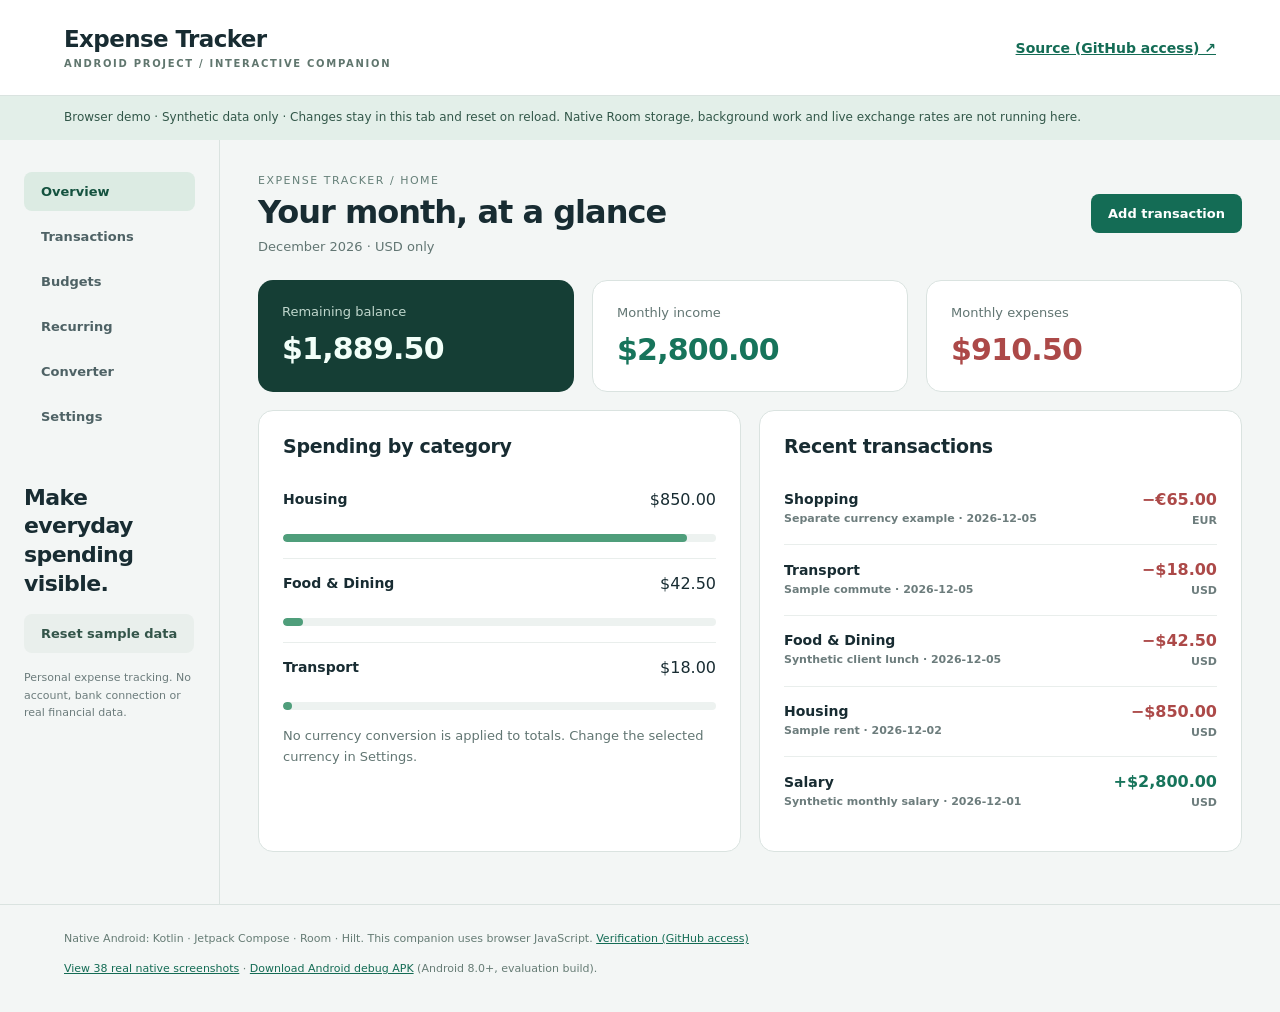
<file: docs/demo/index.html>
<!doctype html>
<html lang="en"><head><meta charset="utf-8"><meta name="viewport" content="width=device-width,initial-scale=1"><meta name="description" content="Try the Expense Tracker workflow with synthetic transactions. A browser companion to the native Android app."><title>Expense Tracker | Interactive Demo</title><link rel="stylesheet" href="style.css"></head>
<body><header><a class="brand" href="#home">Expense Tracker<span>ANDROID PROJECT / INTERACTIVE COMPANION</span></a><a class="source" href="https://github.com/luigi043/Expense-Tracker/tree/expense-tracker-verification" target="_blank" rel="noreferrer">Source (GitHub access) ↗</a></header>
<div class="notice">Browser demo · Synthetic data only · Changes stay in this tab and reset on reload. Native Room storage, background work and live exchange rates are not running here.</div>
<main><aside><nav aria-label="Main navigation"><button data-screen="home">Overview</button><button data-screen="history">Transactions</button><button data-screen="budget">Budgets</button><button data-screen="recurring">Recurring</button><button data-screen="converter">Converter</button><button data-screen="settings">Settings</button></nav><p>Make everyday spending visible.</p><button id="reset" class="secondary">Reset sample data</button><small>Personal expense tracking. No account, bank connection or real financial data.</small></aside><section id="view" aria-live="polite"></section></main>
<dialog id="transaction"><form id="entry"><div class="dialog-header"><h2 id="entry-title">Add transaction</h2><button type="button" id="close" class="secondary" aria-label="Close transaction form">Close</button></div><input id="entry-id" type="hidden"><label>Type<select id="type"><option value="EXPENSE">Expense</option><option value="INCOME">Income</option></select></label><div class="grid two"><label>Amount<input id="amount" inputmode="decimal" required autocomplete="off"></label><label>Currency<select id="currency"><option>USD</option><option>EUR</option><option>GBP</option></select></label></div><label>Category<select id="category"><option>Food & Dining</option><option>Transport</option><option>Housing</option><option>Shopping</option><option>Salary</option><option>Other</option></select></label><label>Date<input id="date" type="date" required></label><label>Note<input id="note" maxlength="500" placeholder="Optional, up to 500 characters"></label><p id="entry-error" role="alert"></p><div class="actions"><button id="delete-entry" type="button" class="danger">Delete transaction</button><button type="submit">Save transaction</button></div></form></dialog>
<footer>Native Android: Kotlin · Jetpack Compose · Room · Hilt. This companion uses browser JavaScript. <a href="https://github.com/luigi043/Expense-Tracker/tree/expense-tracker-verification/docs/verification">Verification (GitHub access)</a><p><a href="native.html">View 38 real native screenshots</a> · <a href="https://expense-tracker-demo.hummingmole.chatgpt.site/expense-tracker-debug.apk" download>Download Android debug APK</a> (Android 8.0+, evaluation build).</p></footer><script src="app.js"></script></body></html>
</file>
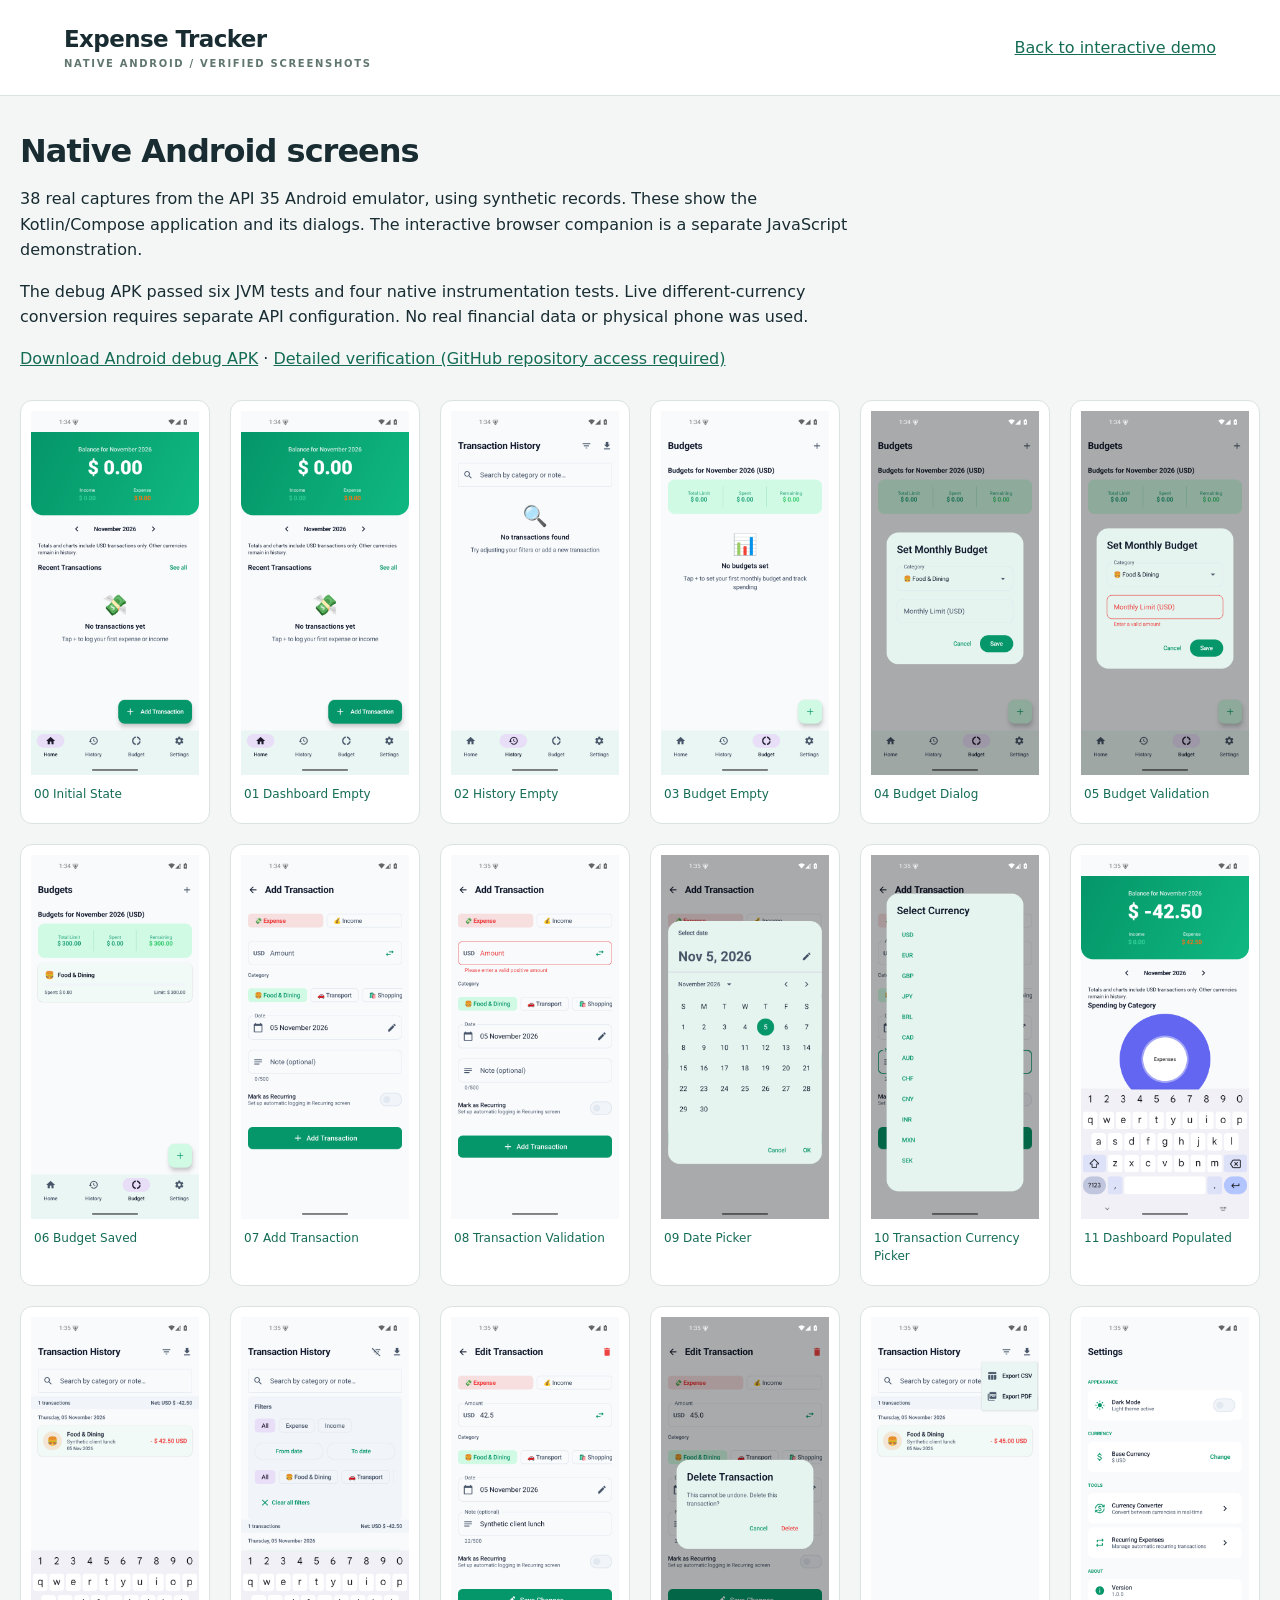
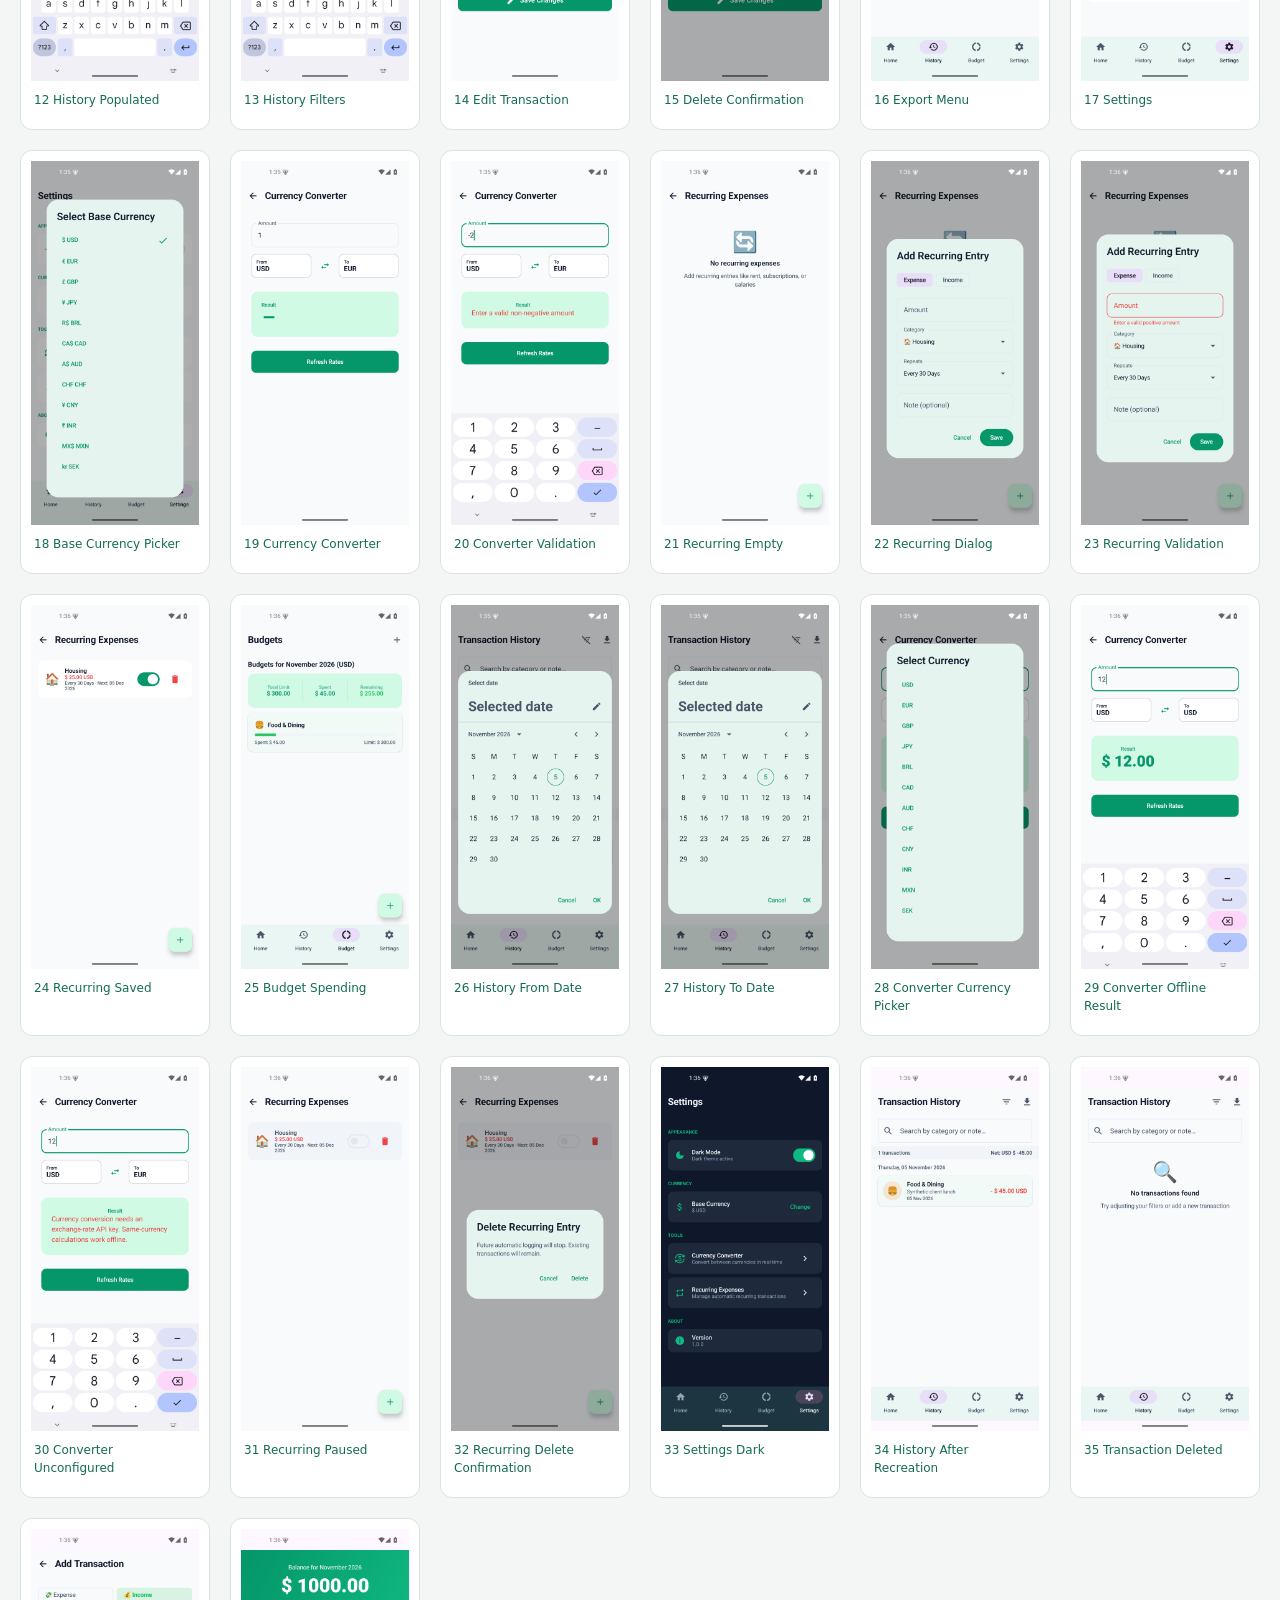
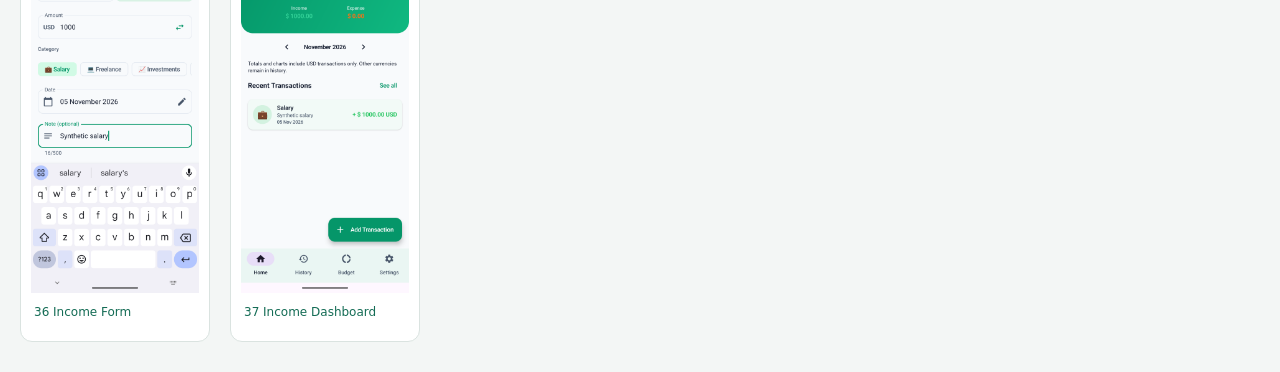
<file: docs/demo/native.html>
<!doctype html><html lang="en"><head><meta charset="utf-8"><meta name="viewport" content="width=device-width,initial-scale=1"><title>Expense Tracker | Native Screens</title><link rel="stylesheet" href="style.css"><style>.gallery-page{max-width:1400px;margin:auto;padding:30px 20px}.gallery{display:grid;grid-template-columns:repeat(auto-fit,minmax(170px,1fr));gap:20px;margin-top:28px}.capture{padding:10px;background:white;border:1px solid #dae3e0;border-radius:12px;text-decoration:none;min-width:0}.capture img{width:100%;height:auto;display:block}.capture span{display:block;font-size:12px;text-transform:capitalize;padding:10px 3px;line-height:1.5}.gallery-page p{max-width:850px}header{flex-wrap:wrap}</style></head><body><header><a class="brand" href="index.html">Expense Tracker<span>NATIVE ANDROID / VERIFIED SCREENSHOTS</span></a><a href="index.html">Back to interactive demo</a></header><section class="gallery-page"><h1>Native Android screens</h1><p>38 real captures from the API 35 Android emulator, using synthetic records. These show the Kotlin/Compose application and its dialogs. The interactive browser companion is a separate JavaScript demonstration.</p><p>The debug APK passed six JVM tests and four native instrumentation tests. Live different-currency conversion requires separate API configuration. No real financial data or physical phone was used.</p><p><a href="expense-tracker-debug.apk" download>Download Android debug APK</a> · <a href="https://github.com/luigi043/Expense-Tracker/tree/expense-tracker-verification/docs/verification">Detailed verification (GitHub repository access required)</a></p><div class="gallery"><a class="capture" href="../verification/native/00-initial-state.png"><img src="../verification/native/00-initial-state.png" alt="Native Android screen 00 initial state" loading="lazy" width="1080" height="2340"><span>00 initial state</span></a>
<a class="capture" href="../verification/native/01-dashboard-empty.png"><img src="../verification/native/01-dashboard-empty.png" alt="Native Android screen 01 dashboard empty" loading="lazy" width="1080" height="2340"><span>01 dashboard empty</span></a>
<a class="capture" href="../verification/native/02-history-empty.png"><img src="../verification/native/02-history-empty.png" alt="Native Android screen 02 history empty" loading="lazy" width="1080" height="2340"><span>02 history empty</span></a>
<a class="capture" href="../verification/native/03-budget-empty.png"><img src="../verification/native/03-budget-empty.png" alt="Native Android screen 03 budget empty" loading="lazy" width="1080" height="2340"><span>03 budget empty</span></a>
<a class="capture" href="../verification/native/04-budget-dialog.png"><img src="../verification/native/04-budget-dialog.png" alt="Native Android screen 04 budget dialog" loading="lazy" width="1080" height="2340"><span>04 budget dialog</span></a>
<a class="capture" href="../verification/native/05-budget-validation.png"><img src="../verification/native/05-budget-validation.png" alt="Native Android screen 05 budget validation" loading="lazy" width="1080" height="2340"><span>05 budget validation</span></a>
<a class="capture" href="../verification/native/06-budget-saved.png"><img src="../verification/native/06-budget-saved.png" alt="Native Android screen 06 budget saved" loading="lazy" width="1080" height="2340"><span>06 budget saved</span></a>
<a class="capture" href="../verification/native/07-add-transaction.png"><img src="../verification/native/07-add-transaction.png" alt="Native Android screen 07 add transaction" loading="lazy" width="1080" height="2340"><span>07 add transaction</span></a>
<a class="capture" href="../verification/native/08-transaction-validation.png"><img src="../verification/native/08-transaction-validation.png" alt="Native Android screen 08 transaction validation" loading="lazy" width="1080" height="2340"><span>08 transaction validation</span></a>
<a class="capture" href="../verification/native/09-date-picker.png"><img src="../verification/native/09-date-picker.png" alt="Native Android screen 09 date picker" loading="lazy" width="1080" height="2340"><span>09 date picker</span></a>
<a class="capture" href="../verification/native/10-transaction-currency-picker.png"><img src="../verification/native/10-transaction-currency-picker.png" alt="Native Android screen 10 transaction currency picker" loading="lazy" width="1080" height="2340"><span>10 transaction currency picker</span></a>
<a class="capture" href="../verification/native/11-dashboard-populated.png"><img src="../verification/native/11-dashboard-populated.png" alt="Native Android screen 11 dashboard populated" loading="lazy" width="1080" height="2340"><span>11 dashboard populated</span></a>
<a class="capture" href="../verification/native/12-history-populated.png"><img src="../verification/native/12-history-populated.png" alt="Native Android screen 12 history populated" loading="lazy" width="1080" height="2340"><span>12 history populated</span></a>
<a class="capture" href="../verification/native/13-history-filters.png"><img src="../verification/native/13-history-filters.png" alt="Native Android screen 13 history filters" loading="lazy" width="1080" height="2340"><span>13 history filters</span></a>
<a class="capture" href="../verification/native/14-edit-transaction.png"><img src="../verification/native/14-edit-transaction.png" alt="Native Android screen 14 edit transaction" loading="lazy" width="1080" height="2340"><span>14 edit transaction</span></a>
<a class="capture" href="../verification/native/15-delete-confirmation.png"><img src="../verification/native/15-delete-confirmation.png" alt="Native Android screen 15 delete confirmation" loading="lazy" width="1080" height="2340"><span>15 delete confirmation</span></a>
<a class="capture" href="../verification/native/16-export-menu.png"><img src="../verification/native/16-export-menu.png" alt="Native Android screen 16 export menu" loading="lazy" width="1080" height="2340"><span>16 export menu</span></a>
<a class="capture" href="../verification/native/17-settings.png"><img src="../verification/native/17-settings.png" alt="Native Android screen 17 settings" loading="lazy" width="1080" height="2340"><span>17 settings</span></a>
<a class="capture" href="../verification/native/18-base-currency-picker.png"><img src="../verification/native/18-base-currency-picker.png" alt="Native Android screen 18 base currency picker" loading="lazy" width="1080" height="2340"><span>18 base currency picker</span></a>
<a class="capture" href="../verification/native/19-currency-converter.png"><img src="../verification/native/19-currency-converter.png" alt="Native Android screen 19 currency converter" loading="lazy" width="1080" height="2340"><span>19 currency converter</span></a>
<a class="capture" href="../verification/native/20-converter-validation.png"><img src="../verification/native/20-converter-validation.png" alt="Native Android screen 20 converter validation" loading="lazy" width="1080" height="2340"><span>20 converter validation</span></a>
<a class="capture" href="../verification/native/21-recurring-empty.png"><img src="../verification/native/21-recurring-empty.png" alt="Native Android screen 21 recurring empty" loading="lazy" width="1080" height="2340"><span>21 recurring empty</span></a>
<a class="capture" href="../verification/native/22-recurring-dialog.png"><img src="../verification/native/22-recurring-dialog.png" alt="Native Android screen 22 recurring dialog" loading="lazy" width="1080" height="2340"><span>22 recurring dialog</span></a>
<a class="capture" href="../verification/native/23-recurring-validation.png"><img src="../verification/native/23-recurring-validation.png" alt="Native Android screen 23 recurring validation" loading="lazy" width="1080" height="2340"><span>23 recurring validation</span></a>
<a class="capture" href="../verification/native/24-recurring-saved.png"><img src="../verification/native/24-recurring-saved.png" alt="Native Android screen 24 recurring saved" loading="lazy" width="1080" height="2340"><span>24 recurring saved</span></a>
<a class="capture" href="../verification/native/25-budget-spending.png"><img src="../verification/native/25-budget-spending.png" alt="Native Android screen 25 budget spending" loading="lazy" width="1080" height="2340"><span>25 budget spending</span></a>
<a class="capture" href="../verification/native/26-history-from-date.png"><img src="../verification/native/26-history-from-date.png" alt="Native Android screen 26 history from date" loading="lazy" width="1080" height="2340"><span>26 history from date</span></a>
<a class="capture" href="../verification/native/27-history-to-date.png"><img src="../verification/native/27-history-to-date.png" alt="Native Android screen 27 history to date" loading="lazy" width="1080" height="2340"><span>27 history to date</span></a>
<a class="capture" href="../verification/native/28-converter-currency-picker.png"><img src="../verification/native/28-converter-currency-picker.png" alt="Native Android screen 28 converter currency picker" loading="lazy" width="1080" height="2340"><span>28 converter currency picker</span></a>
<a class="capture" href="../verification/native/29-converter-offline-result.png"><img src="../verification/native/29-converter-offline-result.png" alt="Native Android screen 29 converter offline result" loading="lazy" width="1080" height="2340"><span>29 converter offline result</span></a>
<a class="capture" href="../verification/native/30-converter-unconfigured.png"><img src="../verification/native/30-converter-unconfigured.png" alt="Native Android screen 30 converter unconfigured" loading="lazy" width="1080" height="2340"><span>30 converter unconfigured</span></a>
<a class="capture" href="../verification/native/31-recurring-paused.png"><img src="../verification/native/31-recurring-paused.png" alt="Native Android screen 31 recurring paused" loading="lazy" width="1080" height="2340"><span>31 recurring paused</span></a>
<a class="capture" href="../verification/native/32-recurring-delete-confirmation.png"><img src="../verification/native/32-recurring-delete-confirmation.png" alt="Native Android screen 32 recurring delete confirmation" loading="lazy" width="1080" height="2340"><span>32 recurring delete confirmation</span></a>
<a class="capture" href="../verification/native/33-settings-dark.png"><img src="../verification/native/33-settings-dark.png" alt="Native Android screen 33 settings dark" loading="lazy" width="1080" height="2340"><span>33 settings dark</span></a>
<a class="capture" href="../verification/native/34-history-after-recreation.png"><img src="../verification/native/34-history-after-recreation.png" alt="Native Android screen 34 history after recreation" loading="lazy" width="1080" height="2340"><span>34 history after recreation</span></a>
<a class="capture" href="../verification/native/35-transaction-deleted.png"><img src="../verification/native/35-transaction-deleted.png" alt="Native Android screen 35 transaction deleted" loading="lazy" width="1080" height="2340"><span>35 transaction deleted</span></a>
<a class="capture" href="../verification/native/36-income-form.png"><img src="../verification/native/36-income-form.png" alt="Native Android screen 36 income form" loading="lazy" width="1080" height="2340"><span>36 income form</span></a>
<a class="capture" href="../verification/native/37-income-dashboard.png"><img src="../verification/native/37-income-dashboard.png" alt="Native Android screen 37 income dashboard" loading="lazy" width="1080" height="2340"><span>37 income dashboard</span></a></div></section></body></html>
</file>
<file: docs/demo/style.css>
:root{font-family:Inter,ui-sans-serif,system-ui,sans-serif;color:#182c32;background:#f3f6f5;font-synthesis:none;--green:#146c55;--line:#dae3e0}*{box-sizing:border-box}body{margin:0}header{display:flex;justify-content:space-between;align-items:center;padding:26px 5%;background:white;border-bottom:1px solid var(--line);gap:20px}.brand{font-size:23px;font-weight:750;text-decoration:none;color:inherit;letter-spacing:-.6px}.brand span{display:block;font-size:10px;letter-spacing:1.7px;color:#60766e;margin-top:6px}.source,a{color:var(--green)}.source{font-size:14px;font-weight:600}.notice{font-size:12px;line-height:1.65;background:#e3efe9;padding:12px 5%;color:#325749}main{max-width:1440px;margin:auto;display:grid;grid-template-columns:220px 1fr;min-height:72vh}aside{padding:32px 24px;border-right:1px solid var(--line)}nav{display:grid;gap:6px}nav button{background:transparent;color:#4e6265;text-align:left;font-weight:600}nav button.active{background:#dcebe3;color:#14523f}aside p{margin:48px 0 16px;font-size:22px;line-height:1.3;font-weight:650;letter-spacing:-.6px}small{display:block;line-height:1.6;color:#6c7c7c;font-size:11px;margin-top:16px}#view{padding:34px 38px;min-width:0}.eyebrow{font-size:11px;letter-spacing:1.5px;color:#668079;text-transform:uppercase}h1{font-size:32px;letter-spacing:-1px;margin:6px 0 8px}h2{font-size:19px;margin:0 0 18px;letter-spacing:-.3px}p{line-height:1.6}.muted{color:#627673;font-size:13px}.page-head{display:flex;align-items:center;justify-content:space-between;gap:18px;margin-bottom:26px}.grid{display:grid;gap:18px}.three{grid-template-columns:repeat(3,minmax(0,1fr))}.two{grid-template-columns:repeat(2,minmax(0,1fr))}.card{padding:24px;background:white;border:1px solid var(--line);border-radius:15px;margin-bottom:18px}.metric{font-size:30px;font-weight:700;letter-spacing:-.8px;margin-top:12px}.balance{background:#153e35;color:#f2fff9;border:0}.balance .muted{color:#c0d7cd}.positive{color:#17745b}.negative{color:#ac4948}.label{font-size:12px;color:#748781;text-transform:uppercase;letter-spacing:1px}.row{display:flex;justify-content:space-between;gap:16px;align-items:center;padding:15px 0;border-top:1px solid #e9eeec}.row:first-of-type{border:0}.row strong{font-size:14px}.row small{margin:3px 0 0}.value{text-align:right;white-space:nowrap;font-weight:650}.list-button{background:none;color:inherit;padding:0;text-align:left;flex:1}.tag{background:#eaf1ec;padding:5px 9px;border-radius:20px;font-size:11px;color:#436359}.bar{height:8px;background:#edf2f0;border-radius:6px;overflow:hidden;margin:10px 0 16px}.bar i{display:block;height:100%;background:#4f9e7b;border-radius:6px}button{font:inherit;border:0;cursor:pointer;border-radius:8px;background:var(--green);color:white;padding:12px 17px;font-size:13px;font-weight:650}button:hover{filter:brightness(.95)}button:focus-visible,a:focus-visible,input:focus-visible,select:focus-visible{outline:3px solid #66ad94;outline-offset:3px}.secondary{background:#e9efec;color:#34554a}.danger{background:#f7e6e3;color:#9a3937}.actions{display:flex;gap:10px;justify-content:flex-end;flex-wrap:wrap}.toolbar{display:flex;gap:12px;flex-wrap:wrap;margin-bottom:20px}.toolbar input{flex:1;min-width:160px}label{display:grid;gap:7px;font-size:13px;font-weight:600;margin-bottom:16px}input,select{width:100%;font:inherit;font-size:14px;border:1px solid #cddbd5;background:white;color:#203d34;border-radius:8px;padding:12px;min-width:0}progress{width:100%;height:12px;accent-color:var(--green)}dialog{max-width:520px;width:calc(100% - 28px);border:1px solid var(--line);padding:26px;border-radius:17px;max-height:92vh;overflow:auto;color:#182c32}dialog::backdrop{background:#0d2c2866;backdrop-filter:blur(3px)}.dialog-header{display:flex;align-items:center;justify-content:space-between;margin-bottom:20px}.dialog-header h2{margin:0}#entry-error{color:#a33535;font-size:13px}.empty{padding:35px 0;text-align:center;color:#70817b}.result{font-size:35px;font-weight:700;margin:16px 0}.check{display:flex;align-items:center;gap:10px}.check input{width:auto}footer{padding:24px 5%;font-size:11px;color:#667c75;border-top:1px solid var(--line);line-height:1.8}.dark{background:#172822;color:#edf5f0}.dark header,.dark .card{background:#20392f;color:#edf5f0}.dark aside{border-color:#375044}.dark .muted,.dark small{color:#bdcfc5}.dark .notice{background:#2c4939;color:#d3e7d8}.dark nav button{color:#e0ebe4}@media(max-width:800px){main{grid-template-columns:1fr}aside{border-right:0;padding:16px 18px;border-bottom:1px solid var(--line)}nav{display:flex;overflow-x:auto;gap:6px}nav button{white-space:nowrap;padding:10px}aside p,aside small{display:none}#reset{margin-top:12px;padding:8px 12px}#view{padding:24px 18px}.three,.two{grid-template-columns:1fr}.card{padding:20px}.page-head{align-items:flex-start}h1{font-size:27px}.metric{font-size:28px}header{padding:20px}.brand{font-size:20px}.brand span{font-size:8px;letter-spacing:1px}.source{font-size:12px}.notice{padding:10px 18px}.value{font-size:13px}.row{gap:10px}.row .actions button{padding:8px}footer{padding:18px}}
@media(max-width:800px){main{grid-template-columns:minmax(0,1fr)}aside{min-width:0}nav{max-width:100%}.page-head{flex-wrap:wrap}.list-button{min-width:0;overflow-wrap:anywhere}}
</file>
